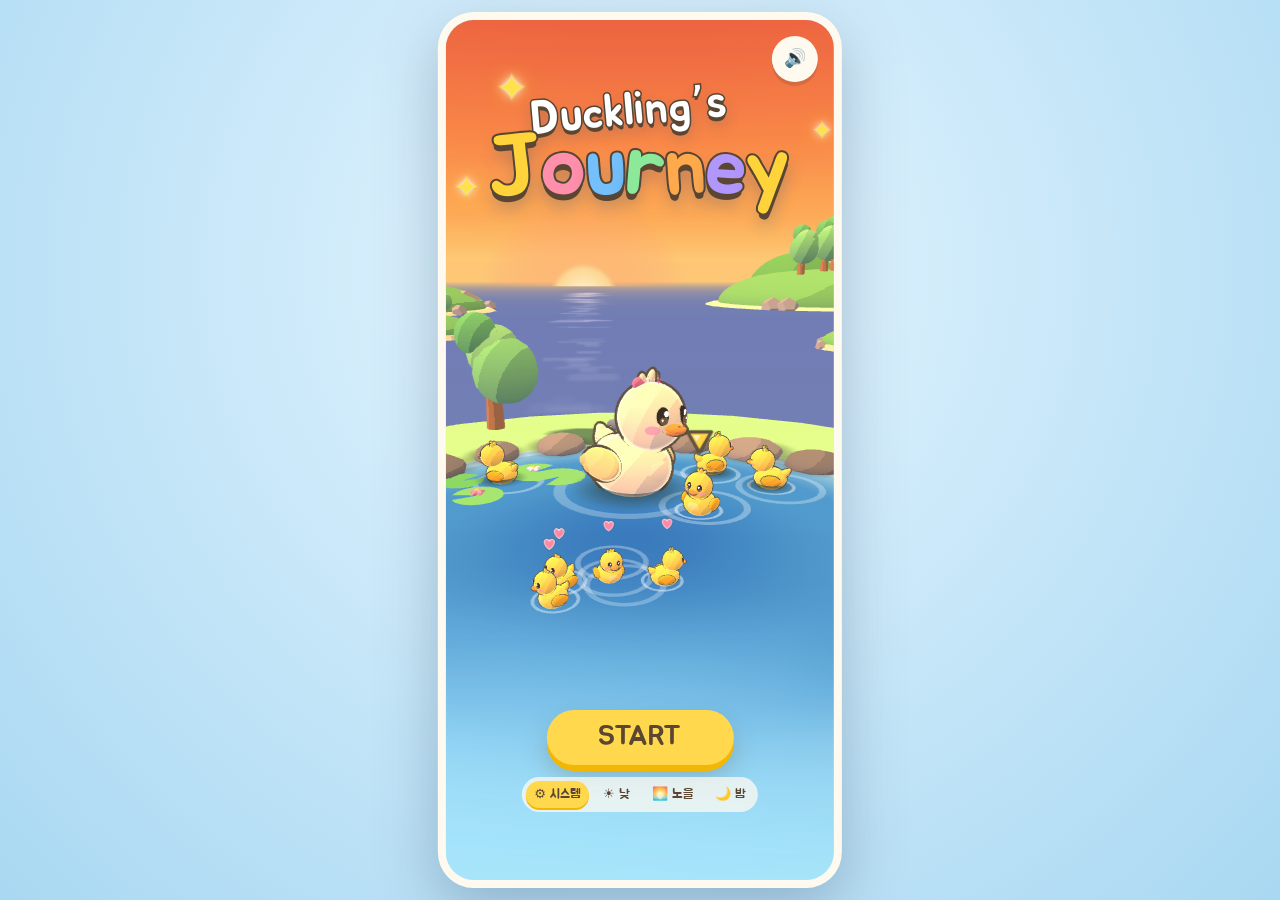
<file: index.html>
<!DOCTYPE html>
<html lang="ko">
<head>
<meta charset="utf-8">
<!-- 보안: 앱 안의 파일만 불러오고 외부 스크립트·연결은 막음 (게임은 완전히 오프라인) -->
<meta http-equiv="Content-Security-Policy" content="default-src 'self'; script-src 'self'; style-src 'self' 'unsafe-inline'; img-src 'self' data: blob:; font-src 'self' data:; media-src 'self' data: blob:; connect-src 'self'; object-src 'none'; base-uri 'none'; form-action 'none'">
<meta name="viewport" content="width=device-width, initial-scale=1, maximum-scale=1, user-scalable=no, viewport-fit=cover">
<meta name="theme-color" content="#bfe6ff">
<meta name="apple-mobile-web-app-capable" content="yes">
<meta name="mobile-web-app-capable" content="yes">
<title>Duckling’s Journey</title>
<link rel="stylesheet" href="css/style.css">
</head>
<body>
<!-- 앱 화면: PC처럼 넓은 화면에서도 항상 폰 비율(세로)로 보여 줌 -->
<div id="app">
<canvas id="game"></canvas>

<!-- HUD -->
<!-- 마지막 레벨 도착 후 화면이 도는 동안 누르면 결과 -->
<button id="btnFinalResult" class="big-btn final-result hidden" data-i18n="seeResult">결과 보기</button>
<div id="hud" class="hidden">
  <div class="hud-top">
    <div class="hud-info">
      <div id="hudLevel">Level 1</div>
      <div class="progress"><div id="progFill"></div><div id="progDuck">🐤</div><div class="prog-goal">🏡</div></div>
    </div>
    <button id="btnPause" class="icon-btn" data-i18n-aria="pause" aria-label="일시정지">II</button>
  </div>
  <div id="hudTime">0.0</div>
  <div id="hudBabies" class="hidden">🐥 0/3</div>
  <div id="hudHearts"></div>
  <div id="hudCoins">🪙 0</div>
  <div id="hudShield" class="hidden">🛡️ 5</div>
  <div id="raceBar" class="race-bar hidden"><div class="rb-track"><span id="rbMe" class="rb-icon">🐤</span><span id="rbRival" class="rb-icon">😎</span><span class="rb-flag">🏁</span></div></div>
  <div id="hint" class="hint hidden"></div>
  <div id="countdown" class="countdown hidden"></div>
  <div class="hud-side">
    <button id="btnControl" class="pill-btn">🕹️ 조이스틱</button>
    <button id="btnCalib" class="pill-btn hidden" data-i18n="calib">🎯 영점</button>
  </div>
</div>

<!-- 가상 조이스틱 (우측 하단, 자이로 미지원/거부 시 자동 생성) -->
<div id="joyZone" class="hidden"><div id="joy"><div id="joyKnob"></div></div></div>

<!-- 타이틀 -->
<section id="title" class="screen">
  <div class="title-card">
    <h1 class="logo" aria-label="Duckling’s Journey">
      <span class="logo-top">Duckling’s</span>
      <span class="logo-main"><span style="--i:0;--c:#ffd43b;--r:-6deg">J</span><span style="--i:1;--c:#ff8fab;--r:4deg">o</span><span style="--i:2;--c:#74c0fc;--r:-3deg">u</span><span style="--i:3;--c:#8ce99a;--r:5deg">r</span><span style="--i:4;--c:#ffa94d;--r:-4deg">n</span><span style="--i:5;--c:#b197fc;--r:3deg">e</span><span style="--i:6;--c:#ffd43b;--r:-5deg">y</span></span>
      <span class="logo-spark s1">✦</span><span class="logo-spark s2">✦</span><span class="logo-spark s3">✦</span>
    </h1>
    <button id="btnStart" class="big-btn" data-i18n="start">START</button>
    <!-- 메인 화면 테마: 시스템(실제 시각에 따라) / 낮 / 노을 / 밤 -->
    <div id="themeTest" class="theme-test"><button data-t="" data-i18n="thSystem">⚙️ 시스템</button><button data-t="day" data-i18n="thDay">☀️ 낮</button><button data-t="sunset" data-i18n="thSunset">🌅 노을</button><button data-t="night" data-i18n="thNight">🌙 밤</button></div>
  </div>
  <button id="btnMute" class="icon-btn corner-btn" data-i18n-aria="sound" aria-label="소리">🔊</button>
</section>

<!-- 레벨 선택 -->
<section id="levels" class="screen hidden">
  <div class="panel">
    <h2 data-i18n="levelSelect">레벨 선택</h2>
    <div class="lv-top">
      <div id="diffToggle" class="diff-toggle"><button data-d="normal" data-i18n="diffNormal">🙂 보통</button><button data-d="hard" data-i18n="diffHard">🔥 어려움</button></div>
      <button id="btnContinue" class="big-btn continue-btn">▶ 이어하기</button>
    </div>
    <div class="level-pager"><button id="pgPrev" data-i18n-aria="prevPage" aria-label="이전 페이지">◀</button><span id="pgLabel">1 ~ 20</span><button id="pgNext" data-i18n-aria="nextPage" aria-label="다음 페이지">▶</button></div>
    <div id="levelGrid" class="level-grid"></div>
    <div id="raceRow" class="race-row"></div>
    <div class="levels-bottom">
      <button id="btnBackTitle" class="ghost-btn" data-i18n="back">← 메인으로</button>
      <button id="btnShop" class="pill-btn shop-btn" data-i18n="shop">🛍️ 상점</button>
      <button id="btnWardrobe" class="pill-btn wardrobe-btn">👗 꾸미기</button>
    </div>
  </div>
</section>

<!-- 🛍️ 상점: 코인으로 물건을 사서 마지막 레벨 내 집 연못가를 꾸밈 -->
<section id="shop" class="screen hidden">
  <div class="panel sheet">
    <div class="shop-head"><h2 data-i18n="shopTitle">오리 상점</h2><span id="shopCoins" class="shop-coins"></span></div>
    <div class="wd-next" data-i18n="shopSub">마지막 레벨 내 집 연못가를 꾸며요</div>
    <div id="shopList"></div>
    <button id="btnShopBack" class="ghost-btn" data-i18n="toLevels">← 레벨 선택</button>
  </div>
</section>

<!-- 꾸미기 (별로 잠금 해제) -->
<section id="wardrobe" class="screen hidden">
  <div class="panel sheet">
    <h2 data-i18n="wardrobeTitle">오리 꾸미기</h2>
    <div id="wdStars" class="wd-stars"></div>
    <div id="wdNext" class="wd-next"></div>
    <div id="wdGrid" class="look-grid"></div>
    <button id="btnWardrobeBack" class="ghost-btn" data-i18n="toLevels">← 레벨 선택</button>
    <!-- 분류를 누르면 뜨는 3가지 고르기 -->
    <div id="wdPop" class="wd-pop hidden">
      <div class="wd-pop-card">
        <h3 id="wdPopTitle"></h3>
        <div id="wdPopItems" class="wd-pop-items"></div>
        <button id="btnWdPopClose" class="ghost-btn" data-i18n="close">닫기</button>
      </div>
    </div>
  </div>
</section>

<!-- 팝업 (승리/실패/일시정지) -->
<section id="popup" class="screen hidden">
  <div class="panel popup-panel">
    <div id="popIcon" class="pop-icon"></div>
    <h2 id="popTitle"></h2>
    <p id="popText"></p>
    <div id="popButtons" class="pop-buttons"></div>
  </div>
</section>

<div id="rotateNote" class="hidden enabled" data-i18n="rotate">📱 세로 모드로 즐겨 주세요</div>
</div>

<script src="js/vendor/three.min.js"></script>   <!-- 앱에서 인터넷 없이도 되게 직접 포함 (three.js r128) -->
<script src="js/i18n.js"></script>
<script src="js/levels.js"></script>
<script src="js/audio.js"></script>
<script src="js/game.js"></script>
</body>
</html>
</file>
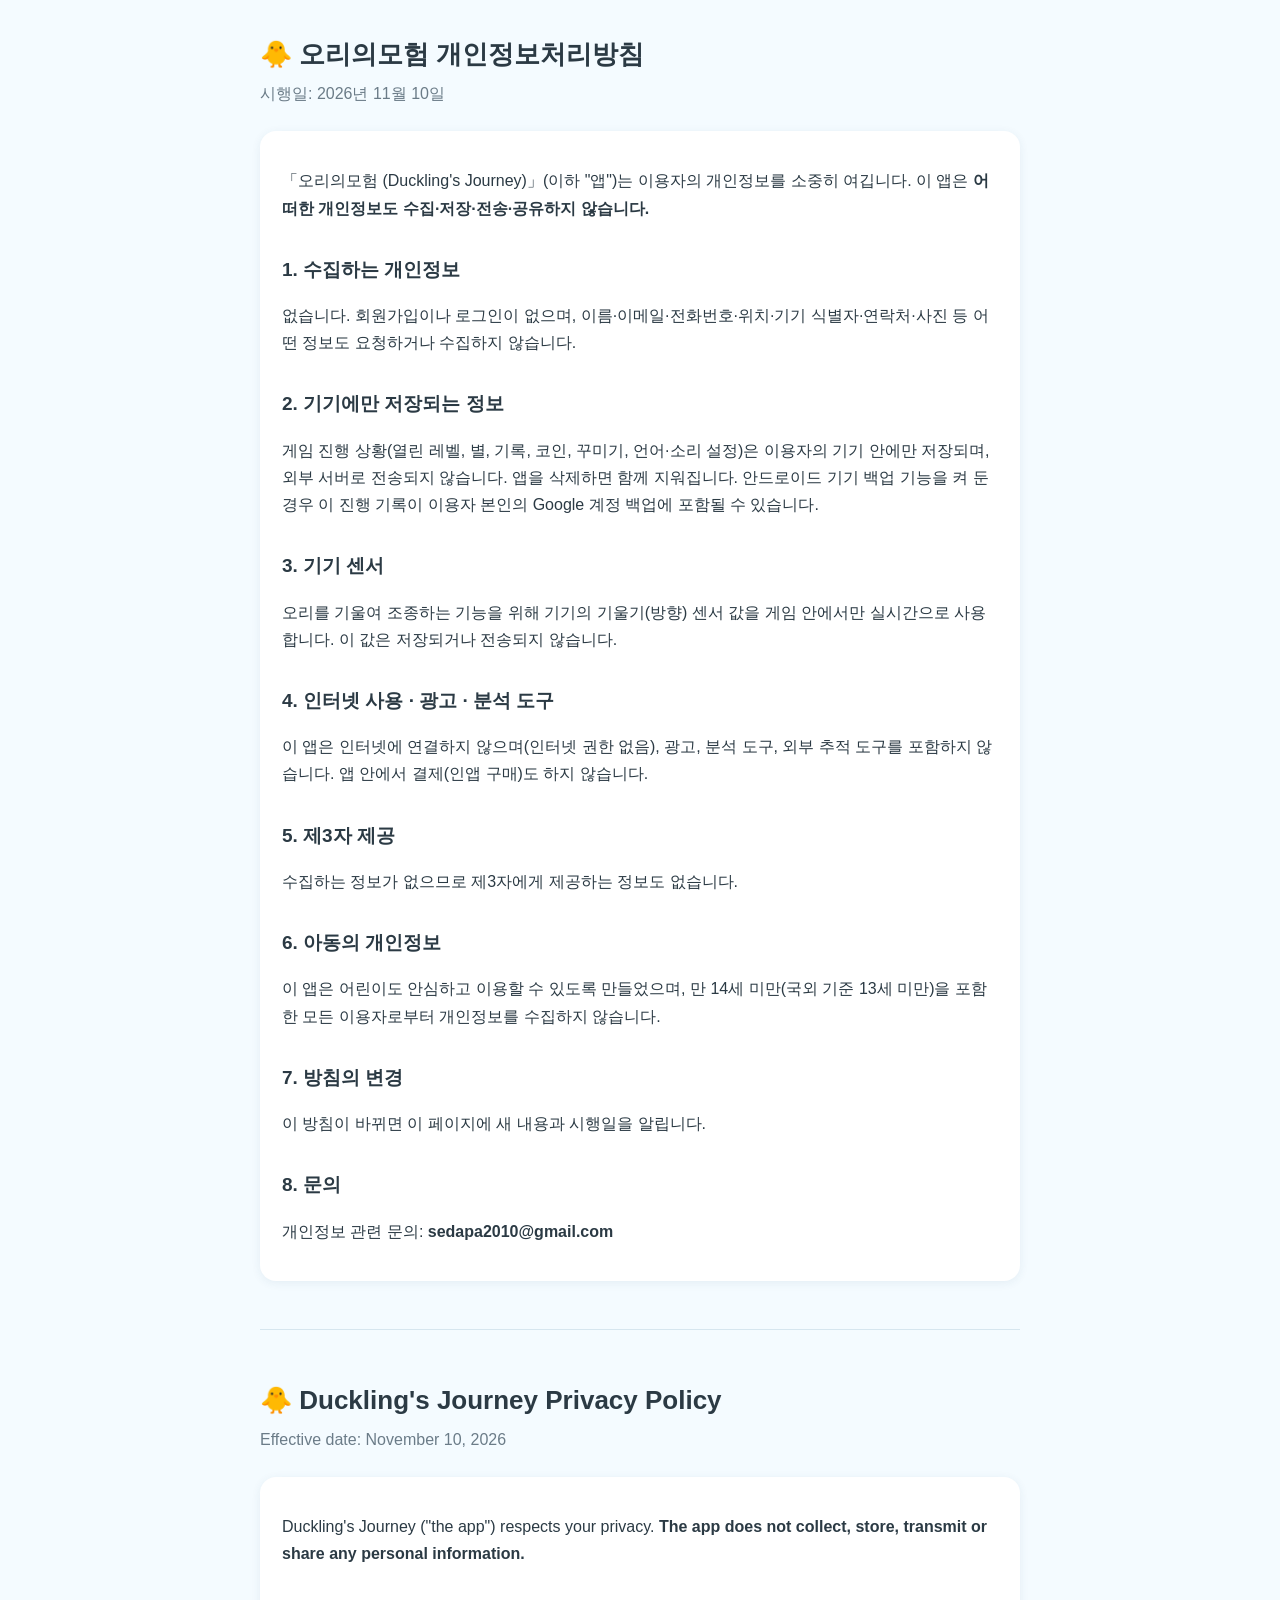
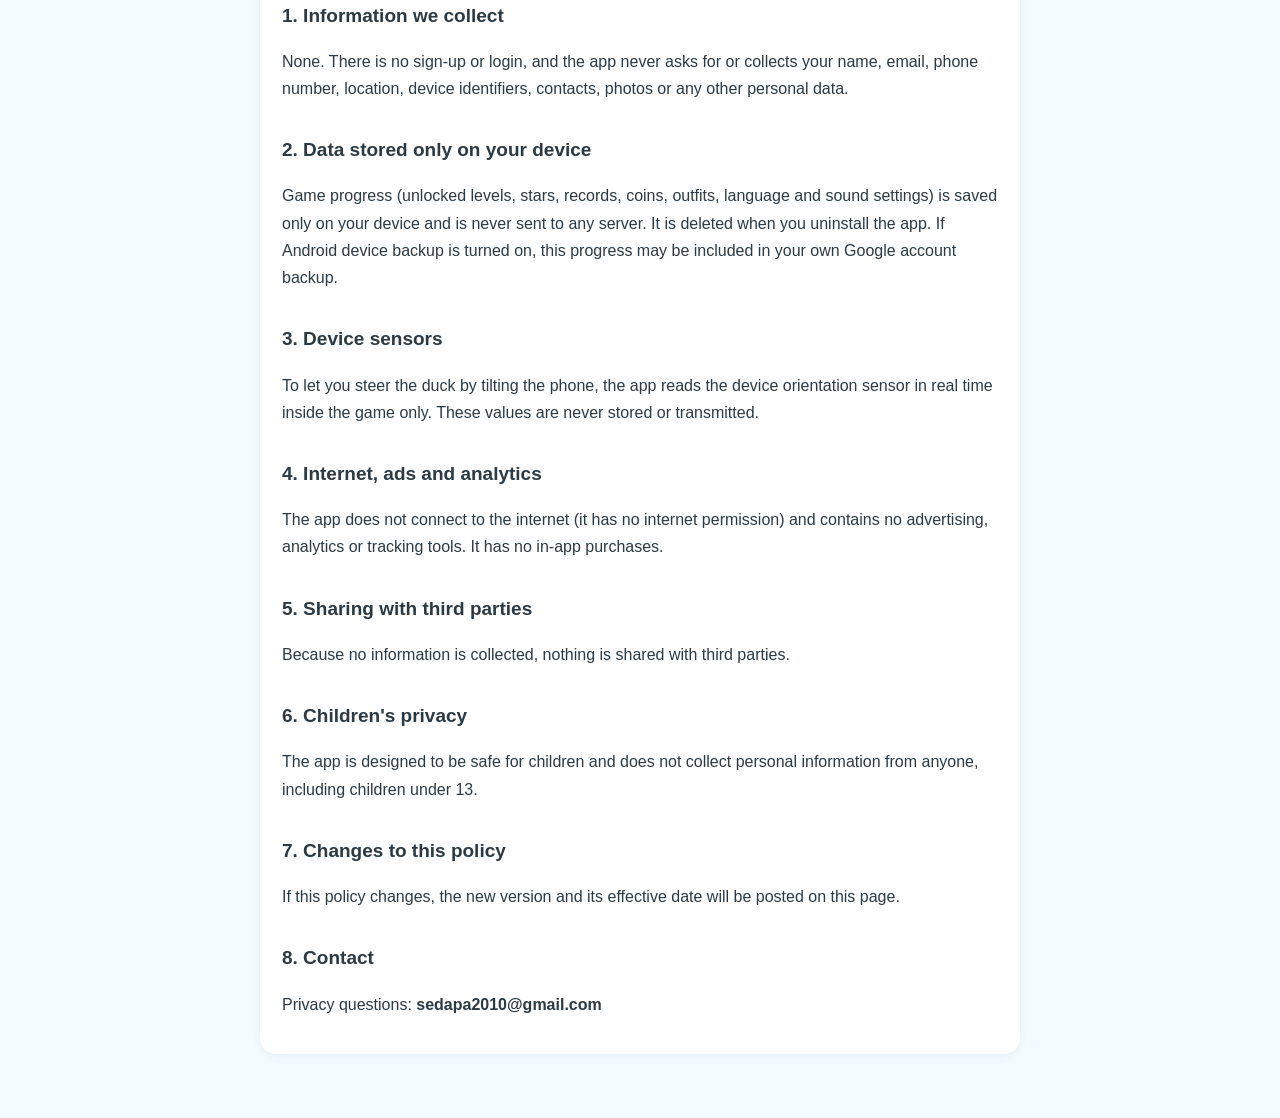
<file: docs/index.html>
<!DOCTYPE html>
<html lang="ko">
<head>
<meta charset="utf-8">
<meta name="viewport" content="width=device-width, initial-scale=1">
<title>오리의모험 개인정보처리방침 · Duckling's Journey Privacy Policy</title>
<style>
  :root { color-scheme: light; }
  body { margin: 0; background: #f4fbff; color: #2b3a44; font: 16px/1.7 -apple-system, "Segoe UI", "Apple SD Gothic Neo", "Malgun Gothic", sans-serif; }
  main { max-width: 760px; margin: 0 auto; padding: 32px 20px 64px; }
  h1 { font-size: 26px; margin: 0 0 4px; }
  h2 { font-size: 19px; margin: 32px 0 8px; }
  .date { color: #6b7c88; margin: 0 0 24px; }
  .box { background: #fff; border-radius: 16px; padding: 20px 22px; box-shadow: 0 2px 10px rgba(40, 80, 110, .08); }
  hr { border: 0; border-top: 1px solid #d6e6ef; margin: 48px 0; }
  ul { padding-left: 20px; }
</style>
</head>
<body>
<main>
  <h1>🐥 오리의모험 개인정보처리방침</h1>
  <p class="date">시행일: 2026년 11월 10일</p>
  <div class="box">
    <p>「오리의모험 (Duckling's Journey)」(이하 "앱")는 이용자의 개인정보를 소중히 여깁니다. 이 앱은 <b>어떠한 개인정보도 수집·저장·전송·공유하지 않습니다.</b></p>

    <h2>1. 수집하는 개인정보</h2>
    <p>없습니다. 회원가입이나 로그인이 없으며, 이름·이메일·전화번호·위치·기기 식별자·연락처·사진 등 어떤 정보도 요청하거나 수집하지 않습니다.</p>

    <h2>2. 기기에만 저장되는 정보</h2>
    <p>게임 진행 상황(열린 레벨, 별, 기록, 코인, 꾸미기, 언어·소리 설정)은 이용자의 기기 안에만 저장되며, 외부 서버로 전송되지 않습니다. 앱을 삭제하면 함께 지워집니다. 안드로이드 기기 백업 기능을 켜 둔 경우 이 진행 기록이 이용자 본인의 Google 계정 백업에 포함될 수 있습니다.</p>

    <h2>3. 기기 센서</h2>
    <p>오리를 기울여 조종하는 기능을 위해 기기의 기울기(방향) 센서 값을 게임 안에서만 실시간으로 사용합니다. 이 값은 저장되거나 전송되지 않습니다.</p>

    <h2>4. 인터넷 사용 · 광고 · 분석 도구</h2>
    <p>이 앱은 인터넷에 연결하지 않으며(인터넷 권한 없음), 광고, 분석 도구, 외부 추적 도구를 포함하지 않습니다. 앱 안에서 결제(인앱 구매)도 하지 않습니다.</p>

    <h2>5. 제3자 제공</h2>
    <p>수집하는 정보가 없으므로 제3자에게 제공하는 정보도 없습니다.</p>

    <h2>6. 아동의 개인정보</h2>
    <p>이 앱은 어린이도 안심하고 이용할 수 있도록 만들었으며, 만 14세 미만(국외 기준 13세 미만)을 포함한 모든 이용자로부터 개인정보를 수집하지 않습니다.</p>

    <h2>7. 방침의 변경</h2>
    <p>이 방침이 바뀌면 이 페이지에 새 내용과 시행일을 알립니다.</p>

    <h2>8. 문의</h2>
    <p>개인정보 관련 문의: <b>sedapa2010@gmail.com</b></p>
  </div>

  <hr>

  <h1>🐥 Duckling's Journey Privacy Policy</h1>
  <p class="date">Effective date: November 10, 2026</p>
  <div class="box">
    <p>Duckling's Journey ("the app") respects your privacy. <b>The app does not collect, store, transmit or share any personal information.</b></p>

    <h2>1. Information we collect</h2>
    <p>None. There is no sign-up or login, and the app never asks for or collects your name, email, phone number, location, device identifiers, contacts, photos or any other personal data.</p>

    <h2>2. Data stored only on your device</h2>
    <p>Game progress (unlocked levels, stars, records, coins, outfits, language and sound settings) is saved only on your device and is never sent to any server. It is deleted when you uninstall the app. If Android device backup is turned on, this progress may be included in your own Google account backup.</p>

    <h2>3. Device sensors</h2>
    <p>To let you steer the duck by tilting the phone, the app reads the device orientation sensor in real time inside the game only. These values are never stored or transmitted.</p>

    <h2>4. Internet, ads and analytics</h2>
    <p>The app does not connect to the internet (it has no internet permission) and contains no advertising, analytics or tracking tools. It has no in-app purchases.</p>

    <h2>5. Sharing with third parties</h2>
    <p>Because no information is collected, nothing is shared with third parties.</p>

    <h2>6. Children's privacy</h2>
    <p>The app is designed to be safe for children and does not collect personal information from anyone, including children under 13.</p>

    <h2>7. Changes to this policy</h2>
    <p>If this policy changes, the new version and its effective date will be posted on this page.</p>

    <h2>8. Contact</h2>
    <p>Privacy questions: <b>sedapa2010@gmail.com</b></p>
  </div>
</main>
</body>
</html>
</file>
<file: css/style.css>
/* 주아체: 앱에서도 인터넷 없이 쓰도록 직접 포함 (SIL OFL 1.1, fonts/OFL.txt) */
@font-face { font-family: 'Jua'; src: url('../fonts/Jua-Regular.ttf') format('truetype'); font-display: swap; }

:root {
  --sky: #bfe6ff;
  --cream: #fffaf0;
  --ink: #5a4632;
  --yellow: #ffd84d;
  --yellow-dark: #f2b705;
  --pink: #ff9fb6;
  --mint: #8fdcc0;
  --shadow: 0 6px 0 rgba(90, 70, 50, .18), 0 12px 24px rgba(90, 70, 50, .18);
}
* { box-sizing: border-box; -webkit-tap-highlight-color: transparent; }
html, body {
  margin: 0; height: 100%; overflow: hidden; background: var(--sky);
  font-family: 'Jua', 'Apple SD Gothic Neo', 'Malgun Gothic', system-ui, sans-serif;
  color: var(--ink); user-select: none; -webkit-user-select: none;
  touch-action: none; overscroll-behavior: none;
}
#game { position: absolute; inset: 0; width: 100%; height: 100%; display: block; }
.hidden { display: none !important; }
button { font-family: inherit; color: inherit; cursor: pointer; border: none; }

/* ---------- screens ---------- */
.screen {
  position: absolute; inset: 0; display: flex; align-items: center; justify-content: center;
  padding: 16px; padding-top: max(16px, env(safe-area-inset-top));
}
#title { background: linear-gradient(180deg, rgba(191,230,255,.04), rgba(255,250,240,.1)); }   /* 첫 화면 덮개: 아주 옅게 (색이 바래 보이지 않게) */
.title-card { text-align: center; animation: float 3s ease-in-out infinite; }
h1 {
  margin: 4px 0 0; font-size: clamp(24px, 9cqw, 52px); font-weight: normal; color: #fff; white-space: nowrap;
  -webkit-text-stroke: 2px var(--ink); paint-order: stroke fill;
  text-shadow: 0 5px 0 var(--yellow-dark), 0 10px 18px rgba(90,70,50,.3);
  letter-spacing: 1px;
}
.subtitle { margin: 8px 0 28px; font-size: 22px; color: var(--ink); background: rgba(255,250,240,.85); display: inline-block; padding: 6px 18px; border-radius: 999px; }
.small { font-size: 15px; opacity: .85; margin-top: 18px; background: rgba(255,250,240,.7); padding: 6px 12px; border-radius: 12px; display: inline-block; }

.big-btn {
  display: block; margin: 0 auto; font-size: 28px; padding: 16px 52px; border-radius: 999px;
  background: var(--yellow); box-shadow: 0 6px 0 var(--yellow-dark), 0 12px 24px rgba(90,70,50,.25);
  transition: transform .08s;
}
.big-btn:active, .pop-buttons button:active, .level-btn:active { transform: translateY(4px); box-shadow: 0 2px 0 var(--yellow-dark); }

.panel {
  background: var(--cream); border-radius: 28px; padding: 24px 20px; width: min(420px, 100%);
  box-shadow: var(--shadow); border: 4px solid #fff; text-align: center;
}
.panel h2 { margin: 0 0 16px; font-weight: normal; font-size: 30px; }
.level-grid { display: grid; grid-template-columns: repeat(5, minmax(0, 1fr)); gap: 6px; margin-bottom: 8px; }
.level-btn {
  display: flex; flex-direction: column; align-items: center; justify-content: center; gap: 4px;
  aspect-ratio: 1; padding: 6px 2px; border-radius: 18px; background: #fff; box-shadow: 0 4px 0 #e8dcc6;
}
.level-btn .num {
  width: 40px; height: 40px; border-radius: 50%; background: var(--yellow); display: grid; place-items: center;
  font-size: 20px; box-shadow: inset 0 -4px 0 var(--yellow-dark);
}
.level-btn .best { font-size: 13px; opacity: .8; white-space: nowrap; min-height: 1em; }
.level-btn.locked { opacity: .5; pointer-events: none; }
.level-btn.locked .num { background: #ddd; box-shadow: inset 0 -4px 0 #bbb; font-size: 16px; }
.ghost-btn { background: transparent; font-size: 17px; padding: 8px 14px; opacity: .8; }

.popup-panel { animation: pop .35s cubic-bezier(.2, 1.6, .4, 1); }
.pop-icon { font-size: 52px; line-height: 1; margin-bottom: 2px; }
#popText { font-size: 17px; margin: 0 0 12px; line-height: 1.4; }
.pop-buttons { display: flex; flex-direction: column; gap: 7px; }
.pop-buttons button {
  font-size: 19px; padding: 8px; border-radius: 999px; background: var(--yellow);
  box-shadow: 0 4px 0 var(--yellow-dark);
}
.pop-buttons button.secondary { background: #fff; box-shadow: 0 4px 0 #e8dcc6; font-size: 16px; padding: 7px; }
/* 결과 화면의 꾸미기 버튼: 레벨 선택 화면의 꾸미기 버튼과 같은 모양 */
.pop-buttons button.wardrobe-btn { align-self: center; font-size: 15px; padding: 6px 12px; border-radius: 999px; background: var(--yellow); box-shadow: 0 3px 0 var(--yellow-dark); }

/* ---------- HUD ---------- */
#hud { position: absolute; inset: 0; pointer-events: none; }
.hud-top {
  position: absolute; left: 0; right: 0; top: 0; display: flex; align-items: center; gap: 10px;
  padding: 12px 16px; padding-top: max(12px, env(safe-area-inset-top));
}
.hud-top > * { pointer-events: auto; }
.icon-btn {
  width: 46px; height: 46px; border-radius: 50%; background: var(--cream); font-size: 18px; font-weight: bold;
  box-shadow: 0 4px 0 rgba(90,70,50,.2); flex: 0 0 auto;
}
.corner-btn { position: absolute; top: max(16px, env(safe-area-inset-top)); right: 16px; }
.hud-info { flex: 1; background: rgba(255,250,240,.88); border-radius: 18px; padding: 6px 12px 8px; box-shadow: 0 4px 0 rgba(90,70,50,.15); min-width: 0; }
#hudLevel { font-size: 15px; white-space: nowrap; overflow: hidden; text-overflow: ellipsis; }
.progress { position: relative; height: 10px; background: #e5f4ff; border-radius: 99px; margin: 6px 22px 0 4px; }
#progFill { height: 100%; width: 0; background: linear-gradient(90deg, #8fd3ff, #5bb8f0); border-radius: 99px; }
#progDuck { position: absolute; top: 50%; left: 0; transform: translate(-50%, -55%) scaleX(-1); font-size: 18px; }   /* 오른쪽(도착지)을 보게 */
.prog-goal { position: absolute; right: -22px; top: 50%; transform: translateY(-55%); font-size: 18px; }
#hudTime {
  position: absolute; left: 0; right: 0; top: calc(max(12px, env(safe-area-inset-top)) + 64px);
  text-align: center; line-height: 1; pointer-events: none;
  font-size: 44px; color: #fff; font-variant-numeric: tabular-nums; letter-spacing: 1px;
  -webkit-text-stroke: 3px var(--ink); paint-order: stroke fill; text-shadow: 0 4px 0 rgba(90,70,50,.35);
  transition: color .2s;
}
#hudTime.urgent { color: #ff6b81; animation: pulse .5s ease-in-out infinite alternate; }
@keyframes pulse { to { transform: scale(1.08); } }
.hud-side { position: absolute; left: 16px; bottom: max(20px, env(safe-area-inset-bottom)); display: flex; flex-direction: column; gap: 8px; }
.pill-btn { pointer-events: auto; background: rgba(255,250,240,.9); border-radius: 999px; padding: 8px 14px; font-size: 15px; box-shadow: 0 3px 0 rgba(90,70,50,.18); }
.hint {
  position: absolute; left: 50%; top: 150px; transform: translateX(-50%); width: max-content; max-width: calc(100% - 32px);
  background: rgba(255,250,240,.92); border-radius: 16px; padding: 10px 16px; font-size: 17px; text-align: center;
  box-shadow: 0 4px 0 rgba(90,70,50,.15); animation: float 2.4s ease-in-out infinite;
}
.countdown {
  position: absolute; left: 0; right: 0; top: 34%; text-align: center; font-size: 72px; color: #fff;
  -webkit-text-stroke: 3px var(--ink); paint-order: stroke fill; text-shadow: 0 6px 0 var(--yellow-dark);
}
.countdown.go { animation: pop .4s cubic-bezier(.2, 1.6, .4, 1); }

/* ---------- joystick ---------- */
#joyZone {
  position: absolute; right: 0; bottom: 0; width: 220px; height: 240px; touch-action: none;
  display: flex; align-items: flex-end; justify-content: flex-end;
  padding: 0 24px max(28px, env(safe-area-inset-bottom)) 0;
}
#joy {
  width: 140px; height: 140px; border-radius: 50%; position: relative;
  background: radial-gradient(circle, rgba(255,255,255,.25), rgba(255,255,255,.45));
  border: 3px solid rgba(255,255,255,.75); box-shadow: 0 6px 20px rgba(90,70,50,.18);
}
#joyKnob {
  position: absolute; left: 50%; top: 50%; width: 62px; height: 62px; margin: -31px 0 0 -31px; border-radius: 50%;
  background: rgba(255,216,77,.85); border: 3px solid rgba(255,255,255,.9); box-shadow: 0 4px 0 rgba(242,183,5,.6);
}

#rotateNote { position: absolute; inset: 0; display: grid; place-items: center; background: var(--sky); font-size: 26px; z-index: 50; }
@media (orientation: landscape) and (max-height: 500px) and (pointer: coarse) { #rotateNote.enabled { display: grid !important; } }

@keyframes float { 0%,100% { transform: translateY(0); } 50% { transform: translateY(-6px); } }
.hint { animation-name: hintfloat; }
@keyframes hintfloat { 0%,100% { transform: translate(-50%, 0); } 50% { transform: translate(-50%, -5px); } }
@keyframes wobble { 0%,100% { transform: rotate(-8deg); } 50% { transform: rotate(8deg); } }
@keyframes pop { from { transform: scale(.6); opacity: 0; } to { transform: scale(1); opacity: 1; } }
#levels .panel { max-height: calc(100cqh - 32px); overflow-y: auto; overflow-x: hidden; padding: 20px 14px; touch-action: pan-y; }
#hudBabies {
  position: absolute; right: 16px; top: calc(max(12px, env(safe-area-inset-top)) + 72px); font-size: 22px; color: #fff;
  -webkit-text-stroke: 2px var(--ink); paint-order: stroke fill; text-shadow: 0 3px 0 rgba(90,70,50,.3);
}
#hudBabies.bump { animation: pop .4s cubic-bezier(.2, 1.6, .4, 1); }

/* ---------- 앱 프레임: 넓은 화면(PC)에서는 가운데 폰 모양 화면으로 ---------- */
#app { position: fixed; inset: 0; overflow: hidden; background: var(--sky); container-type: size; }
@media (min-aspect-ratio: 2/3) {
  body { background: radial-gradient(circle at 50% 30%, #e6f6ff, #a9d8f2); }
  #app {
    inset: auto; top: 50%; left: 50%; transform: translate(-50%, -50%);
    height: min(100vh - 24px, 900px); aspect-ratio: 9 / 19.5;
    border-radius: 36px; border: 8px solid #fffaf0;
    box-shadow: 0 20px 60px rgba(60, 90, 120, .35);
  }
}
.lv-top { display: flex; align-items: center; justify-content: center; gap: 8px; margin: 0 0 6px; }
.lv-top .diff-toggle { margin: 0; flex: none; }
.continue-btn { flex: 1; min-width: 0; margin: 0; padding: 7px 4px; font-size: 14px; border-radius: 999px; white-space: nowrap; }
.half-heart { position: relative; display: inline-block; }
.half-heart::after { content: '❤️'; position: absolute; left: 0; top: 0; width: 50%; overflow: hidden; white-space: nowrap; }
.race-row { display: flex; gap: 6px; margin: 0 0 6px; }
.race-btn { flex: 1; display: flex; flex-direction: column; align-items: center; gap: 0; padding: 4px 6px; border-radius: 14px; font-size: 14px; line-height: 1.2;
  background: linear-gradient(180deg, #fff6cc, #ffe08a); box-shadow: 0 3px 0 #e8c25a; color: var(--ink); }
.race-btn .rs { font-size: 11px; opacity: .85; }
.race-btn .rs .stars.small { font-size: 10px; }
.race-btn.locked { opacity: .55; pointer-events: none; filter: grayscale(.6); }
#hudTime.race { font-size: 34px; }
.race-place { display: block; font-size: 26px; margin: 2px 0 4px; }
.diff-toggle { display: flex; justify-content: center; gap: 0; margin: 0 auto 4px; background: #f1e8d8; border-radius: 999px; padding: 4px; width: fit-content; }
.diff-toggle button { padding: 5px 9px; border-radius: 999px; font-size: 14px; background: transparent; color: #8a7a66; box-shadow: none; }
.diff-toggle button.on { background: var(--yellow); color: var(--ink); box-shadow: 0 3px 0 var(--yellow-dark); }
.level-pager { display: flex; align-items: center; justify-content: center; gap: 14px; margin: -2px 0 4px; }
.level-pager button {
  width: 40px; height: 40px; border-radius: 50%; background: var(--yellow); font-size: 16px;
  box-shadow: 0 4px 0 var(--yellow-dark);
}
.level-pager button:disabled { background: #eee; box-shadow: 0 4px 0 #ddd; color: #bbb; cursor: default; }
#pgLabel { font-size: 20px; min-width: 90px; }
#hudHearts {
  position: absolute; left: 0; right: 0; top: calc(max(12px, env(safe-area-inset-top)) + 112px);
  text-align: center; font-size: 15px; letter-spacing: -1px; pointer-events: none;
  filter: drop-shadow(0 2px 0 rgba(90,70,50,.25));
}
#hudHearts.bump { animation: shake .45s; }
#hudCoins {
  position: absolute; left: 16px; top: calc(max(12px, env(safe-area-inset-top)) + 72px); font-size: 20px; color: #ffe27a;
  -webkit-text-stroke: 2px var(--ink); paint-order: stroke fill; text-shadow: 0 3px 0 rgba(90,70,50,.3); pointer-events: none;
}
.race-bar { position: absolute; left: 50%; transform: translateX(-50%); top: calc(max(12px, env(safe-area-inset-top)) + 140px); width: 62%; pointer-events: none; z-index: 2; }
.race-bar.hidden { display: none; }
.rb-track { position: relative; height: 10px; border-radius: 999px; background: rgba(255, 250, 240, .9); box-shadow: 0 2px 0 rgba(90, 70, 50, .25); }
.rb-icon { position: absolute; top: 50%; transform: translate(-50%, -55%) scaleX(-1); font-size: 22px; transition: left .1s linear; }   /* 오른쪽(결승선)을 바라봄 */
.rb-me { z-index: 1; }
/* 🏁 손잡이 달린 체크무늬 깃발 (막대 + 깃발) */
.rb-flag { position: absolute; right: -16px; bottom: 2px; width: 22px; height: 30px; }
.rb-flag::before { content: ''; position: absolute; left: 2px; bottom: 0; width: 3px; height: 30px; border-radius: 2px; background: #8a5a32; box-shadow: 0 1px 0 rgba(0,0,0,.2); }
.rb-flag::after { content: ''; position: absolute; left: 5px; top: 1px; width: 17px; height: 12px; border-radius: 1px 3px 3px 1px;
  background: conic-gradient(#222 25%, #fff 0 50%, #222 0 75%, #fff 0) 0 0 / 6px 6px; box-shadow: 0 0 0 1px rgba(0,0,0,.35); }
#hudCoins.bump { animation: pop .3s cubic-bezier(.2, 1.6, .4, 1); }
.coin-need { font-size: 14px; opacity: .75; }
@keyframes shake { 20%, 60% { transform: translateX(-4px); } 40%, 80% { transform: translateX(4px); } }
#hudShield {
  position: absolute; left: 14px; top: calc(max(12px, env(safe-area-inset-top)) + 100px);
  font-size: 18px; color: #fff; background: rgba(79, 170, 230, .85); border-radius: 999px; padding: 3px 10px;
  box-shadow: 0 3px 0 rgba(40, 110, 170, .5);
}
/* 첫 화면: 제목은 위, 시작 버튼은 아래 → 가운데에 오리가 보이게 */
#title { align-items: stretch; touch-action: none; }
#title .title-card {
  display: flex; flex-direction: column; align-items: center; height: 100%;
  padding: 10cqh 0 max(6cqh, env(safe-area-inset-bottom)); animation: none;
}
#title .title-card .big-btn { margin-top: auto; padding-top: 10px; padding-bottom: 10px; }   /* START 버튼 높이 조금 낮게 */
#title .title-card { padding-top: 6cqh; }
/* 🐥 제목 로고: 위 'Duckling’s' + 아래 알록달록 통통 튀는 'Journey' */
.logo { position: relative; display: flex; flex-direction: column; align-items: center; line-height: .95; margin: 0; text-shadow: none; -webkit-text-stroke: 0; letter-spacing: 0; }
.logo-top {
  font-size: clamp(30px, 12cqw, 54px); color: #fff; transform: rotate(-5deg) translateX(-6%);
  -webkit-text-stroke: 3px var(--ink); paint-order: stroke fill;
  text-shadow: 0 4px 0 var(--ink), 0 8px 14px rgba(40, 80, 120, .28);
}
.logo-main { display: flex; font-size: clamp(54px, 22cqw, 104px); margin-top: -4px; }
.logo-main span {
  display: inline-block; color: var(--c); margin: 0 -1px;
  -webkit-text-stroke: 4px var(--ink); paint-order: stroke fill;
  text-shadow: 0 6px 0 var(--ink), 0 12px 16px rgba(40, 80, 120, .3);
  transform: rotate(var(--r)); animation: letterHop 2.6s ease-in-out infinite; animation-delay: calc(var(--i) * .14s);
}
@keyframes letterHop { 0%, 60%, 100% { transform: translateY(0) rotate(var(--r)); } 30% { transform: translateY(-9px) rotate(calc(var(--r) * -1)); } }
.logo-spark {
  position: absolute; color: #ffe14d; font-size: clamp(26px, 10cqw, 44px); line-height: 1; -webkit-text-stroke: 0;
  text-shadow: 0 0 3px #fff, 0 0 10px #fff, 0 0 20px #ffd23f, 0 2px 0 #d99a00;
  animation: twinkle 1.8s ease-in-out infinite;
}
.logo-spark.s1 { top: -14%; left: 2%; }
.logo-spark.s2 { bottom: 4%; left: -12%; animation-delay: .6s; font-size: clamp(22px, 8cqw, 36px); }
.logo-spark.s3 { top: 26%; right: -14%; animation-delay: 1.2s; font-size: clamp(18px, 6.5cqw, 30px); }
@keyframes twinkle { 0%, 100% { opacity: .55; transform: scale(.75) rotate(0); } 50% { opacity: 1; transform: scale(1.25) rotate(45deg); } }
#title .subtitle { margin-top: 14px; }
#title .title-card .small { margin-bottom: 0; }
.theme-test { display: flex; gap: 6px; margin-top: 12px; padding: 4px; border-radius: 999px; background: rgba(255, 250, 240, .75); }
.theme-test.hidden { display: none; }
.theme-test button { padding: 5px 8px; border-radius: 999px; font-size: 13px; white-space: nowrap; background: transparent; color: var(--ink); box-shadow: none; }
.theme-test button.on { background: var(--yellow); box-shadow: 0 2px 0 var(--yellow-dark); }
/* 일시정지 화면: 언어 선택 */
.privacy-link { display: block; margin-top: 6px; font-size: 13px; color: #6b7c88; text-decoration: underline; text-align: center; }
.lang-row { display: flex; align-items: center; justify-content: center; gap: 8px; margin-top: 4px; font-size: 16px; }
.pop-buttons .lang-row button {
  font-size: 16px; padding: 8px 14px; border-radius: 999px; background: #fff; box-shadow: 0 4px 0 #e8dcc6; opacity: .75;
}
.pop-buttons .lang-row button.on { background: var(--yellow); box-shadow: 0 4px 0 var(--yellow-dark); opacity: 1; }
.lang-row span, .pop-buttons .lang-row button { white-space: nowrap; }
.pop-buttons .lang-row button { padding: 8px 12px; }
/* ---------- 미션 별 ---------- */
.stars { display: inline-flex; gap: 2px; line-height: 1; }
.stars b { color: #e2dccf; font-weight: normal; }
.stars b.on { color: #ffc928; text-shadow: 0 2px 0 #e0a100; }
.stars.big { display: flex; justify-content: center; gap: 6px; font-size: 44px; margin: -4px 0 8px; }
.stars.big b { -webkit-text-stroke: 2px #fff; }
.stars.pop b.on { animation: starPop .5s cubic-bezier(.2, 1.8, .4, 1) both; }
.stars.pop b.on:nth-child(2) { animation-delay: .25s; }
.stars.pop b.on:nth-child(3) { animation-delay: .5s; }
@keyframes starPop { from { transform: scale(0) rotate(-40deg); } to { transform: scale(1) rotate(0); } }
.stars.small { font-size: 12px; }
.mission-list { display: flex; flex-direction: column; gap: 4px; margin: 10px auto 0; text-align: left; font-size: 15px; width: fit-content; max-width: 100%; }
.mission-list > span { white-space: nowrap; font-size: clamp(12px, 4cqw, 15px); }   /* 별 조건은 한 줄로 */
.mission-list > span { opacity: .55; }
.mission-list > span.ok { opacity: 1; }
.play-time { margin-top: 2px; font-size: 13px; opacity: .7; text-align: center; }
.saved-stars { display: block; margin-top: 8px; font-size: 14px; opacity: .8; }
.level-btn { gap: 2px; }
.popup-panel { max-height: calc(100cqh - 32px); overflow-y: auto; touch-action: pan-y; }
/* 레벨 선택: 번호 바로 아래 별, 한 화면에 20개가 스크롤 없이 들어가게 */
#levels .panel { padding: 16px 12px 12px; }
#levels .panel h2 { margin: 0 0 8px; font-size: 26px; }
.level-pager { margin: 0 0 10px; }
.level-pager button { width: 34px; height: 34px; font-size: 14px; }
.level-grid { gap: 6px; margin-bottom: 8px; }
.level-btn { aspect-ratio: auto; justify-content: flex-start; gap: 0; padding: 6px 2px 5px; border-radius: 14px; }
.level-btn .num { width: 36px; height: 36px; font-size: 18px; }
.level-btn .stars.small { font-size: 11px; margin-top: 2px; }
.level-btn .best { font-size: 11px; min-height: 0; margin-top: 1px; }
#btnBackTitle { padding: 4px 12px; }
/* ---------- 꾸미기 ---------- */
.levels-bottom { display: flex; align-items: center; justify-content: space-between; gap: 8px; }
.wardrobe-btn { font-size: 15px; padding: 7px 12px; background: var(--yellow); box-shadow: 0 3px 0 var(--yellow-dark); }
#wardrobe { align-items: flex-end; padding-bottom: max(52px, calc(env(safe-area-inset-bottom) + 36px)); }   /* 맨 아래 '레벨 선택' 버튼이 휴대폰 홈 버튼(제스처 바)과 겹치지 않게 위로 */
#wardrobe .panel.sheet { position: relative; width: 100%; max-height: 58cqh; overflow-y: auto; touch-action: pan-y; padding: 14px 12px 12px; border-radius: 26px 26px 20px 20px; }
#wardrobe h2 { font-size: 24px; margin: 0 0 4px; }
.wd-stars { font-size: 17px; }
.wd-next { font-size: 13px; opacity: .75; margin: 2px 0 10px; }
.look-grid { display: grid; grid-template-columns: repeat(3, minmax(0, 1fr)); gap: 8px; margin-bottom: 8px; }
.look-btn { display: flex; flex-direction: column; align-items: center; gap: 1px; padding: 7px 4px 6px; border-radius: 16px; background: #fff; box-shadow: 0 4px 0 #e8dcc6; }
.look-btn .look-icon { font-size: 26px; line-height: 1.1; }
.look-btn .look-icon { position: relative; display: flex; align-items: center; justify-content: center; min-height: 40px; }
.look-btn .look-img { width: 50px; height: 50px; object-fit: contain; display: block; border-radius: 50%; background: radial-gradient(circle, #d6ecff 0, #e9f5ff 62%, rgba(233,245,255,0) 71%); }
.look-btn .look-img.dim { filter: grayscale(.6); opacity: .7; }
.look-btn .look-lock { position: absolute; right: -6px; bottom: -2px; font-size: 14px; }
.look-btn .look-name { font-size: 13px; white-space: nowrap; overflow: hidden; text-overflow: ellipsis; max-width: 100%; }
.look-btn .look-sub { font-size: 11px; opacity: .7; min-height: 1em; white-space: nowrap; overflow: hidden; text-overflow: ellipsis; max-width: 100%; }
.look-btn.on { background: #fff4c2; box-shadow: 0 4px 0 var(--yellow-dark); outline: 3px solid var(--yellow); }
.look-btn.locked { opacity: .5; cursor: default; }
.look-btn.reward { background: #fdeef3; }
.look-btn .look-buy { margin-top: 2px; font-size: 10.5px; padding: 1px 6px; border-radius: 10px; background: #ffe066; color: #7a4b00; white-space: nowrap; max-width: 100%; overflow: hidden; text-overflow: ellipsis; }
.look-btn.locked.buy:not(.poor) { opacity: .85; cursor: pointer; }
.new-look { display: block; margin-top: 8px; font-size: 15px; color: #e8457a; animation: pop .5s .8s both cubic-bezier(.2, 1.8, .4, 1); }
#wardrobe .panel.sheet { max-height: 60cqh; padding-top: 12px; }
.look-btn { padding: 6px 4px 5px; }
.look-btn .look-icon { font-size: 22px; }
.wd-next { margin-bottom: 8px; }
#btnWardrobeBack { padding: 2px 12px; }
/* 레벨 선택: 화면 높이에 맞춰 전체 크기를 줄여서 어떤 화면에서도 스크롤 없이 (cqh = 앱 화면 높이의 1%) */
#levels.screen { padding: 10px; }
#levels .panel { max-height: calc(100cqh - 20px); padding: clamp(8px, 1.8cqh, 16px) clamp(8px, 2.5cqw, 12px) clamp(6px, 1.4cqh, 12px); }
#levels .panel h2 { font-size: clamp(19px, 3.8cqh, 26px); margin: 0 0 clamp(2px, 0.8cqh, 8px); }
.level-pager { margin: 0 0 clamp(4px, 1.1cqh, 10px); gap: 10px; }
.level-pager button { width: clamp(26px, 4.8cqh, 34px); height: clamp(26px, 4.8cqh, 34px); font-size: 13px; }
#pgLabel { font-size: clamp(15px, 2.8cqh, 20px); }
.level-grid { gap: clamp(3px, 0.9cqh, 6px); margin-bottom: clamp(4px, 1cqh, 8px); }
.level-btn { padding: clamp(3px, 0.7cqh, 6px) 2px clamp(2px, 0.6cqh, 5px); border-radius: 12px; box-shadow: 0 3px 0 #e8dcc6; }
.level-btn .num { width: clamp(26px, 5.2cqh, 36px); height: clamp(26px, 5.2cqh, 36px); font-size: clamp(14px, 2.6cqh, 18px); box-shadow: inset 0 -3px 0 var(--yellow-dark); }
.level-btn .stars.small { font-size: clamp(9px, 1.6cqh, 11px); margin-top: 1px; }
.level-btn .best { font-size: clamp(9px, 1.6cqh, 11px); }
.levels-bottom #btnBackTitle { font-size: 15px; padding: 2px 6px; }
.wardrobe-btn { font-size: 14px; padding: 5px 10px; }

/* 꾸미기 분류 팝업: 꾸미기 창 위에 겹쳐 뜸 */
.cat-btn { box-shadow: 0 4px 0 #e8dcc6, inset 0 0 0 2px #f3e6cc; }
.wd-pop { position: absolute; inset: 0; z-index: 5; display: flex; align-items: center; justify-content: center; padding: 10px; background: rgba(255, 250, 240, .72); border-radius: inherit; }
.wd-pop.hidden { display: none; }
.wd-pop-card { width: 100%; background: #fffaf0; border-radius: 20px; padding: 12px 10px 8px; box-shadow: 0 6px 0 #e8dcc6, 0 10px 30px rgba(0, 0, 0, .18); animation: pop .25s both cubic-bezier(.2, 1.6, .4, 1); }
.wd-pop-card h3 { margin: 0 0 10px; font-weight: normal; font-size: 20px; }
.wd-pop-items { display: grid; grid-template-columns: repeat(3, minmax(0, 1fr)); gap: 8px; margin-bottom: 6px; }

/* 마지막 레벨: 화면이 도는 동안 아래쪽에 뜨는 결과 보기 버튼 */
.final-result { position: absolute; left: 0; right: 0; width: max-content; bottom: 9cqh; z-index: 20; animation: pop .4s both cubic-bezier(.2, 1.6, .4, 1); }
.final-result.hidden { display: none; }
.final-result { padding-top: 10px; padding-bottom: 10px; }   /* START 버튼처럼 높이 낮게 */
.hint.in-race { top: calc(max(12px, env(safe-area-inset-top)) + 180px); }   /* 레이스: 상태바 아래로 */
.hint.in-race + .countdown { top: 40%; }   /* 레이스: 카운트다운 숫자가 알림과 겹치지 않게 */

/* 결과·일시정지 팝업은 조금 촘촘하게 (새 꾸미기 알림이 붙어도 스크롤 없이) */
.popup-panel { padding: 18px 18px 16px; }
.popup-panel h2 { margin-bottom: 8px; font-size: 27px; }

/* 🛍️ 상점 */
#shop { align-items: flex-end; }
#shop .panel.sheet { position: relative; width: 100%; max-height: 55cqh; overflow-y: auto; touch-action: pan-y; padding: 12px 12px 12px; border-radius: 26px 26px 20px 20px; }
.shop-head { display: flex; align-items: center; justify-content: center; gap: 10px; }
.shop-head h2 { font-size: 24px; margin: 0; }
.shop-coins { background: #fff3c4; border-radius: 999px; padding: 3px 10px; font-size: 16px; }
.shop-cat { font-size: 15px; margin: 8px 2px 4px; color: #8a6a4a; text-align: left; }
.shop-grid { margin-bottom: 2px; }
.look-btn.poor { opacity: .55; }
.levels-bottom .shop-btn { margin-left: auto; }
/* 레벨 선택: 레이스 버튼은 한 줄로 낮게, 아래 버튼들은 줄바꿈 없이 */
.levels-bottom { gap: 5px; }
.levels-bottom button { white-space: nowrap; }
.levels-bottom #btnBackTitle { font-size: 13px; padding: 2px 2px; }
.levels-bottom .shop-btn, .levels-bottom .wardrobe-btn { font-size: 13px; padding: 4px 8px; }
.shop-head h2 { white-space: nowrap; font-size: 22px; }
.shop-coins { white-space: nowrap; }

/* 레이스 버튼: 한 줄로 낮게 (🏁 레이스 5  ★★☆ 최고 2등) */
.race-row { gap: 6px; margin: 8px 0 14px; }   /* 일반 레벨 칸 아래 (아래 꾸미기·상점 버튼과 띄움) */
.race-btn { flex-direction: row; flex-wrap: nowrap; justify-content: center; gap: 4px; padding: 11px 2px; min-width: 0; white-space: nowrap; letter-spacing: -0.4px; }   /* 조금 두툼하게 */
.race-btn .rn { font-size: 13px; flex-shrink: 0; }
.race-btn .rs { display: flex; flex-wrap: nowrap; align-items: center; gap: 2px; font-size: 10px; flex-shrink: 0; }
.race-btn .rs .stars.small { font-size: 10px; gap: 0; padding: 0; margin: 0; background: none; box-shadow: none; }
</file>
